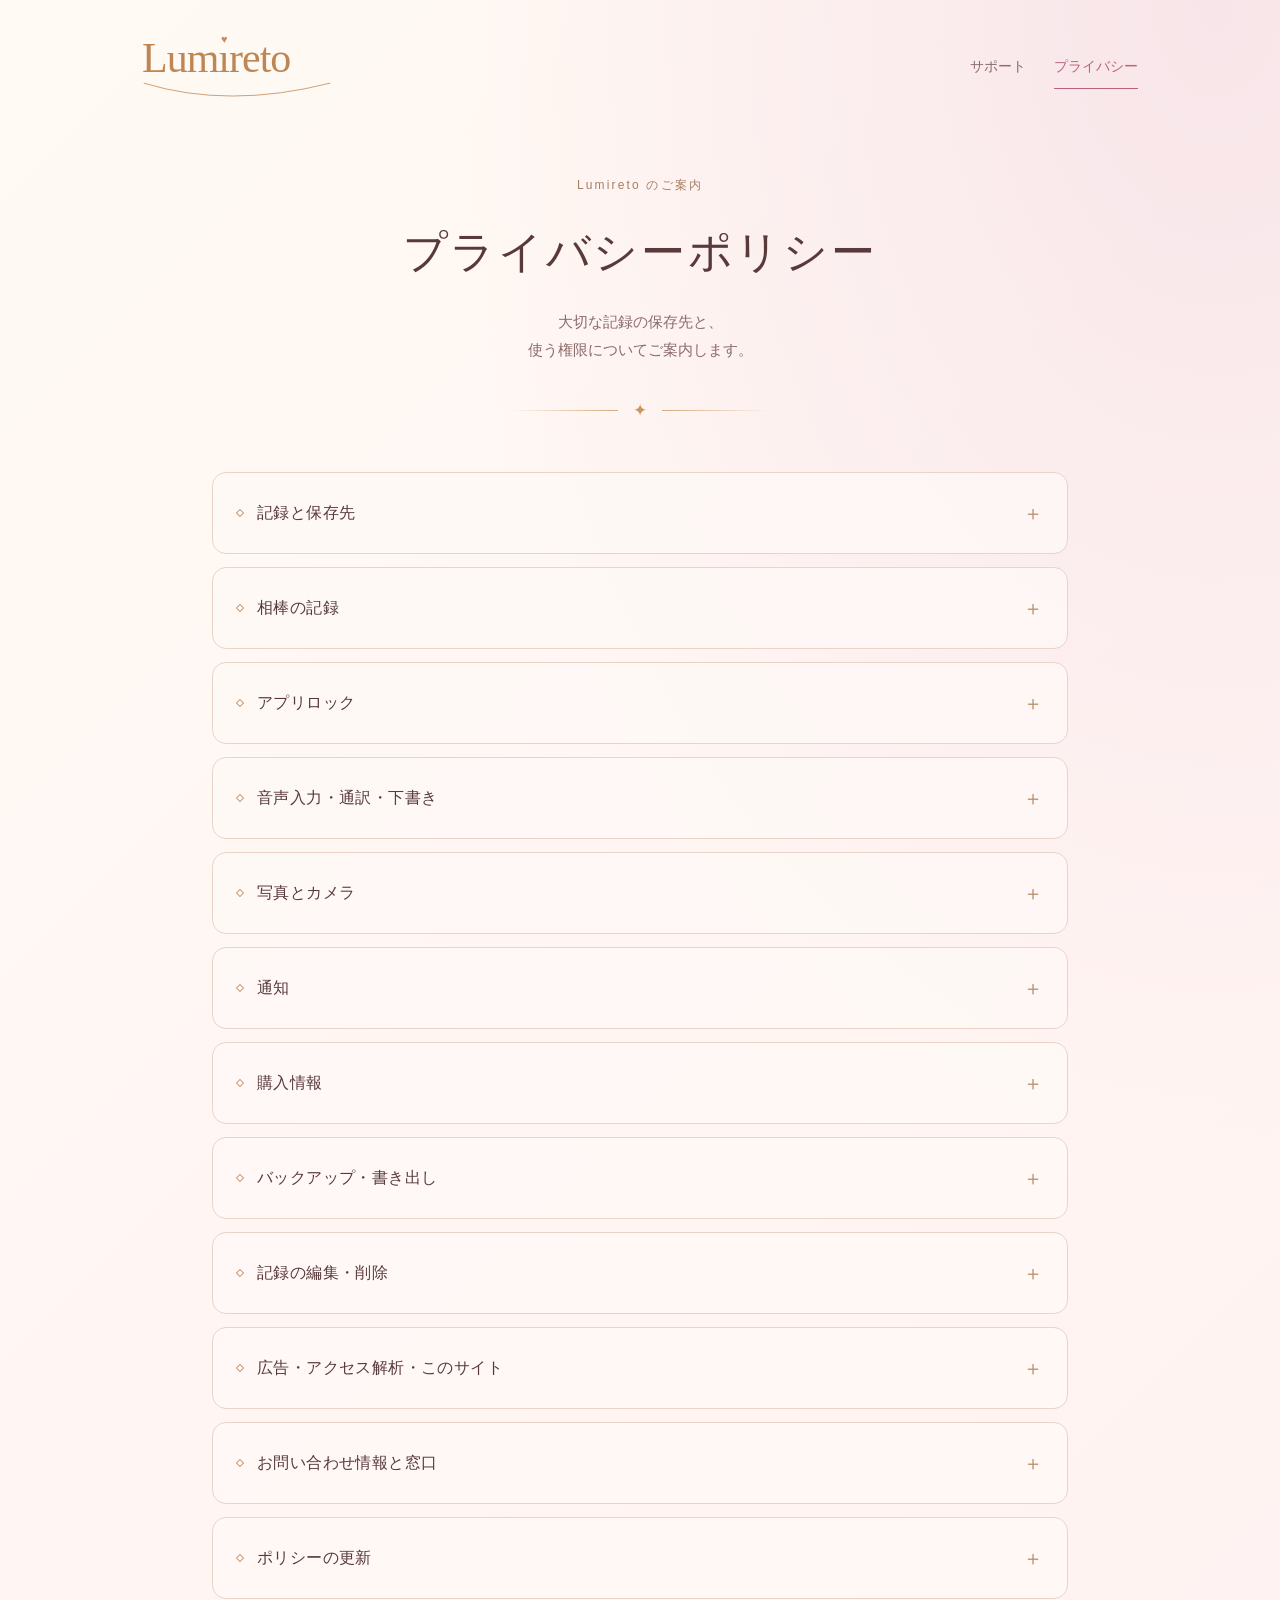
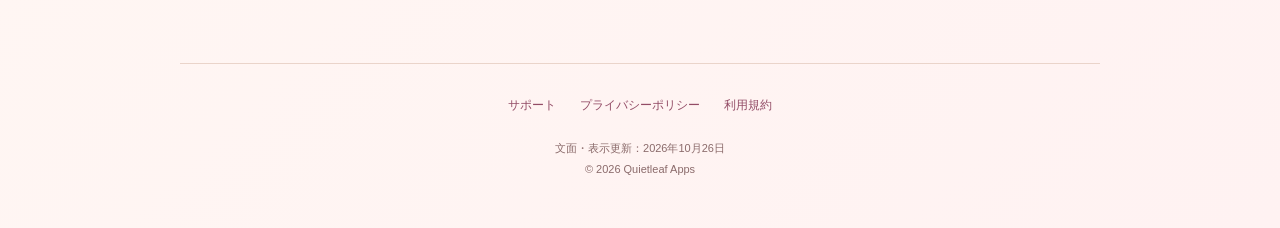
<file: privacy-policy.html>
<!doctype html><html lang="ja"><head><meta charset="utf-8"><meta name="viewport" content="width=device-width,initial-scale=1"><meta name="description" content="大切な記録の保存先と、使う権限についてご案内します。"><title>プライバシーポリシー | Lumireto</title><link rel="stylesheet" href="style.css"><script src="page.js" defer></script></head><body><a class="skip" href="#main">本文へ進む</a><header class="site-header"><a class="brand" href="support.html" aria-label="Lumireto サポート"><span>Lum<span class="heart-i">ı<span aria-hidden="true">♥</span></span>reto</span><svg viewBox="0 0 220 20" aria-hidden="true"><path d="M2 2 Q100 32 218 2"/></svg></a><nav aria-label="ページ"><a href="support.html">サポート</a><a href="privacy-policy.html" aria-current="page">プライバシー</a></nav></header><main id="main"><section class="hero"><p class="eyebrow">Lumireto のご案内</p><h1>プライバシーポリシー</h1><p>大切な記録の保存先と、<br>使う権限についてご案内します。</p><div class="ornament" aria-hidden="true"><span>✦</span></div></section>
<details class="file" id="records"><summary><span class="folder" aria-hidden="true"></span>記録と保存先</summary><div class="body">
<p>Lumiretoに入力したお客様の氏名・あだ名・職業・誕生日・好み・好きな色・写真・メモ、来店・予定・ボトル・プレゼント・連絡の記録、出勤・給料・相棒などの情報は、利用者の端末内に保存します。</p><p>これらの記録を開発者のサーバーに送信する機能、アプリ独自のアカウント登録、独自のクラウド同期はありません。入力された好みなどを広告配信や商品販売サービスへ送信する機能もありません。</p><p>端末の設定によっては、Appleの端末バックアップにアプリのデータが含まれる場合があります。その場合はAppleのサービスと利用者の設定に従って管理されます。</p>
</div></details>
<details class="file" id="companion"><summary><span class="folder" aria-hidden="true"></span>相棒の記録</summary><div class="body"><p>相棒の名前・種類・選んだお部屋・お迎えの状況・ふれあいなどの記録を端末内に保存し、相棒の表示やお迎えの管理に利用します。</p><p>相棒の演出のために、位置情報・カメラ・マイクを取得することはありません。相棒の記録は全体バックアップに含まれます。</p></div></details>
<details class="file" id="lock"><summary><span class="folder" aria-hidden="true"></span>アプリロック</summary><div class="body"><p>利用者が有効にした場合、Appleの端末認証機能を使ってロックを解除します。Face ID・Touch ID・端末のパスコードはiOSが処理し、Lumiretoや開発者が顔・指紋のデータや端末パスコードを取得・保存することはありません。</p><p>アプリは認証の成否と、ロックの有効・無効を扱います。アプリロックは画面へのアクセスを保護する機能で、書き出したバックアップの管理は別途必要です。</p></div></details>

<details class="file" id="audio"><summary><span class="folder" aria-hidden="true"></span>音声入力・通訳・下書き</summary><div class="body">
<p>音声メモや通訳のために、利用者の許可を得てマイクとAppleの音声認識機能を使います。音声認識は端末内で処理できる経路を使用し、音声ファイルを保存する機能はありません。画面を開いただけではマイクを開始しません。</p><p>Lumiretoの通訳はAppleのTranslationフレームワーク、読み上げはAppleの音声合成機能を使用します。言語データの取得・管理にはAppleのサービスが使われます。会話の音声や本文を開発者のサーバー、または開発者が契約する外部の音声・翻訳APIへ送信する機能はありません。</p><p><strong>音声を保存しないことと、文字を残さないことは異なります。</strong> 聞き取った文字・入力中の文字・通訳の原文と訳文、保存された会話履歴は、保存ボタンを押す前でも下書きとして端末内に保存されます。メモに残した内容も端末内に保存します。</p><p>不要な下書きはアプリ内から破棄できます。音声の利用許可はiPhoneの設定で変更できます。翻訳・音声認識・読み上げの利用可否は、端末、iOS、言語、言語データの状態により異なります。</p><p><a href="https://www.apple.com/jp/legal/privacy/">Appleのプライバシーポリシー</a></p>
</div></details>
<details class="file" id="photos"><summary><span class="folder" aria-hidden="true"></span>写真とカメラ</summary><div class="body"><p>お客様やボトルなどの記録、背景の設定のために、利用者が選んだ写真、または許可を得てカメラで撮影した写真を端末内に保存します。写真ライブラリ全体を収集する機能はありません。</p><p>カメラの許可はiPhoneの設定で変更できます。お客様の写真を登録する際は、必要な同意を得て取り扱ってください。</p></div></details>
<details class="file" id="notifications"><summary><span class="folder" aria-hidden="true"></span>通知</summary><div class="body"><p>誕生日・来店予定・ボトル確認のお知らせは、利用者がオンにした種類について端末内で予約するローカル通知です。通知を使い始める時にiPhoneの通知許可を求めます。</p><p>通知にお客様の名前・会話・ボトル名・金額を表示せず、詳しい内容はアプリ内で確認します。通知のために顧客情報を開発者のサーバーへ送信する機能はありません。</p><p>種類と時刻はアプリ内の設定で、許可はiPhoneの設定で変更できます。Lumiretoでは通知に音を付けません。</p></div></details>
<details class="file" id="purchase"><summary><span class="folder" aria-hidden="true"></span>購入情報</summary><div class="body"><p>Lumireto Plusの購入・請求・更新はAppleが処理します。アプリはPlusの利用可否を判断するため、Appleから提供される購入情報を確認します。</p><p>開発者がクレジットカード番号を取得することはありません。Appleによる購入・決済・返金などはAppleの規約とプライバシーポリシーに従います。</p></div></details>
<details class="file" id="backup"><summary><span class="folder" aria-hidden="true"></span>バックアップ・書き出し</summary><div class="body"><p>利用者が保存操作をした場合に、選んだ保存先へバックアップファイルを書き出します。開発者のサーバーへバックアップを送信する機能はありません。</p><p>Lumiretoの全体バックアップには、お客様の情報・写真・各種記録・相棒・下書き（通訳の原文や訳文を含む）が入り、パスワードで暗号化されます。Plusの利用権は含まれません。復元すると、現在の記録をバックアップの内容で置き換えます。</p><p>パスワードを忘れた場合、開発者による解除や再発行はできません。</p><p>iCloud Driveなどのクラウドサービスを保存先に選んだ場合は、そのサービスの条件と利用者の設定に従って管理されます。書き出したファイルは、利用者が保存先で管理・削除してください。</p></div></details>
<details class="file" id="deletion"><summary><span class="folder" aria-hidden="true"></span>記録の編集・削除</summary><div class="body"><p>お客様の情報や記録はアプリ内で編集・削除できます。Lumiretoでゴミ箱に移したお客様の記録は、完全削除するまで端末内に残ります。不要な下書きは破棄できます。</p><p>開発者は端末内の記録を受け取らないため、開発者側でその記録を閲覧・編集・削除することはできません。アプリを削除すると、端末内のアプリ保存データも削除されます。</p><p>Appleの端末バックアップ、書き出したファイル、別の保存先にあるコピーは、それぞれの保存先で管理・削除してください。</p></div></details>
<details class="file" id="website"><summary><span class="folder" aria-hidden="true"></span>広告・アクセス解析・このサイト</summary><div class="body"><p>Lumiretoアプリには、広告SDK、独自のアクセス解析SDK、広告のためのトラッキング機能はありません。</p><p>このサポートサイトにも、運営者独自のアクセス解析、広告、入力内容を送信するフォームは設置していません。サイトはGitHub Pagesで公開しており、閲覧時の情報はGitHubのサービス上で取り扱われます。アプリ内ブラウザーから開いた場合も、ウェブページへの接続が発生します。ページのURLにお客様や相棒の記録を付けて送信することはありません。</p><p><a href="https://docs.github.com/en/site-policy/privacy-policies/github-general-privacy-statement">GitHubのプライバシーに関する説明</a></p></div></details>
<details class="file" id="contact"><summary><span class="folder" aria-hidden="true"></span>お問い合わせ情報と窓口</summary><div class="body"><p>相棒の名前・種類・選んだお部屋・お迎えの状況・ふれあいなどの記録を端末内に保存し、相棒の表示やお迎えの管理に利用します。</p><p>相棒の演出のために、位置情報・カメラ・マイクを取得することはありません。相棒の記録は全体バックアップに含まれます。</p></div></details>
<details class="file" id="changes"><summary><span class="folder" aria-hidden="true"></span>ポリシーの更新</summary><div class="body"><p>機能やデータの取り扱いに変更があった場合は、このページを更新し、更新日を記載します。</p></div></details>
</main><footer><a href="support.html">サポート</a><a href="privacy-policy.html">プライバシーポリシー</a><a href="https://www.apple.com/legal/internet-services/itunes/dev/stdeula/">利用規約</a><p>文面・表示更新：2026年10月26日<br>© 2026 Quietleaf Apps</p></footer></body></html>
</file>
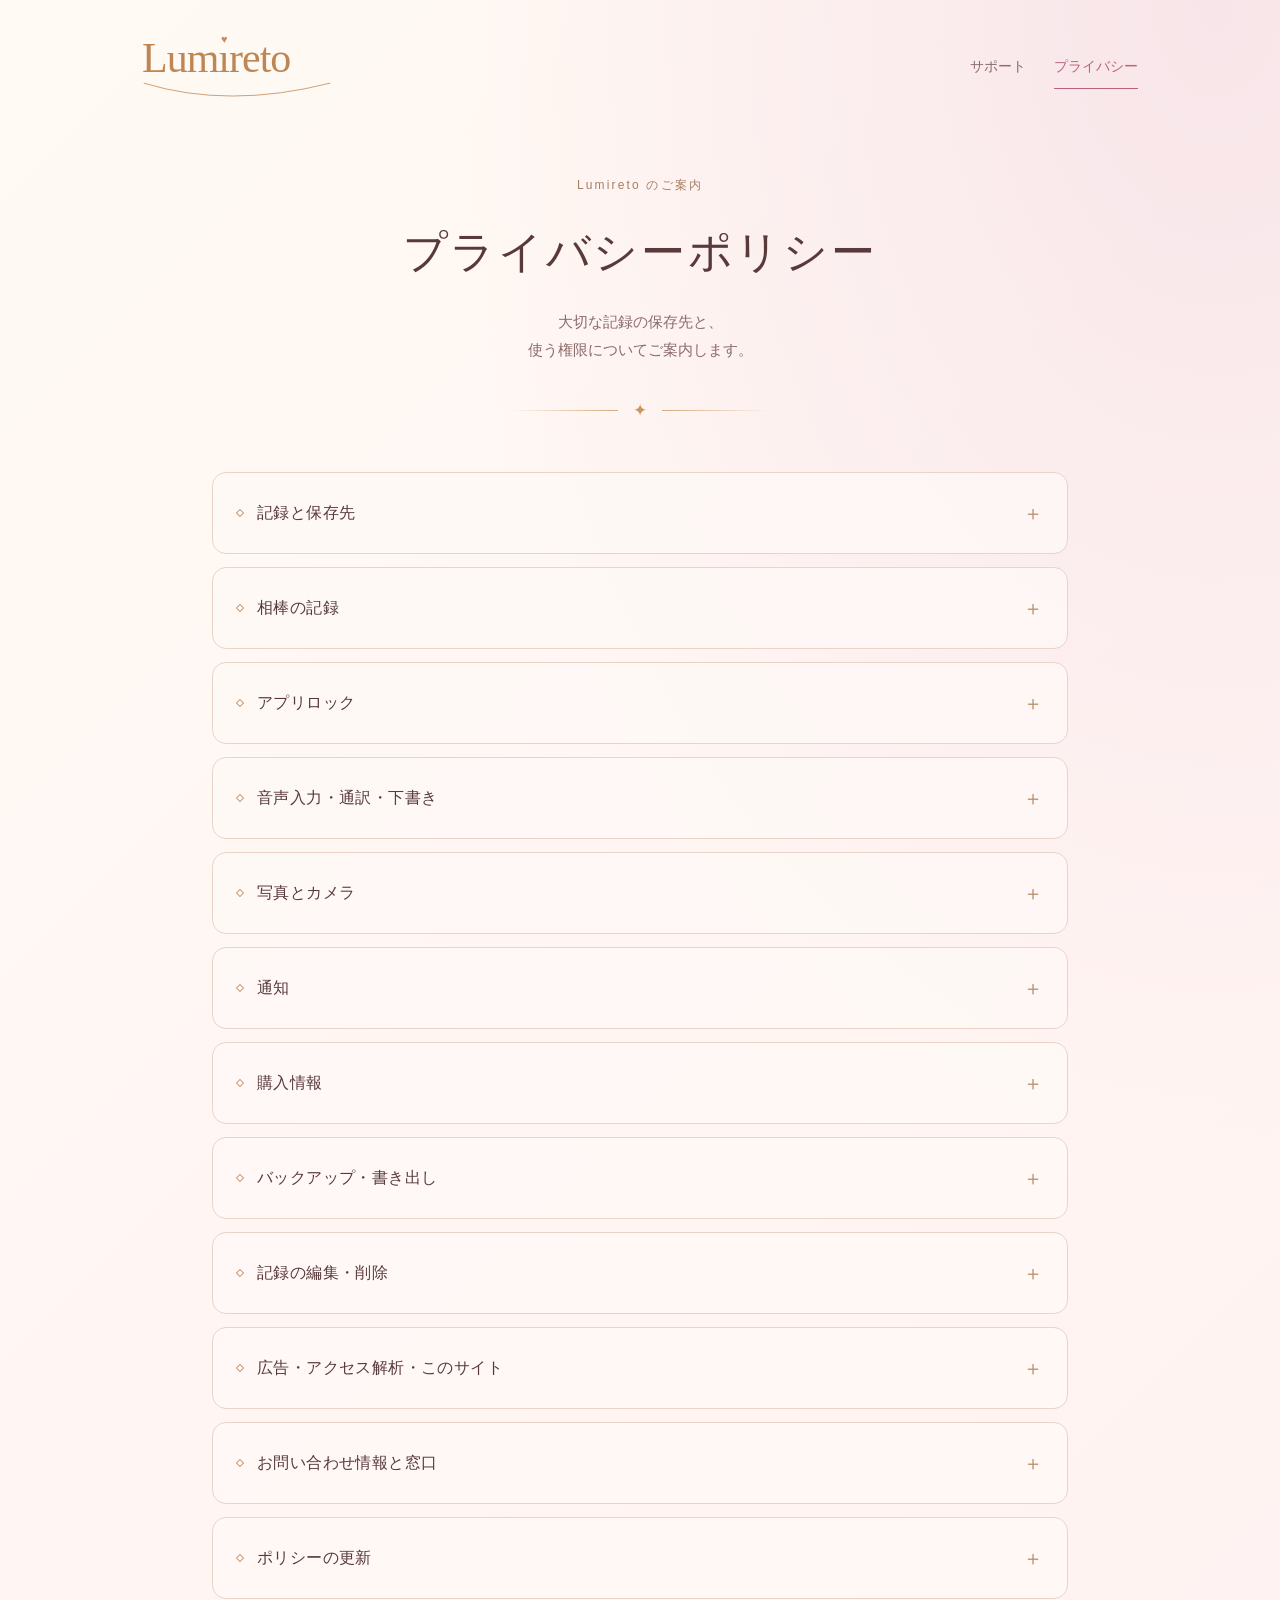
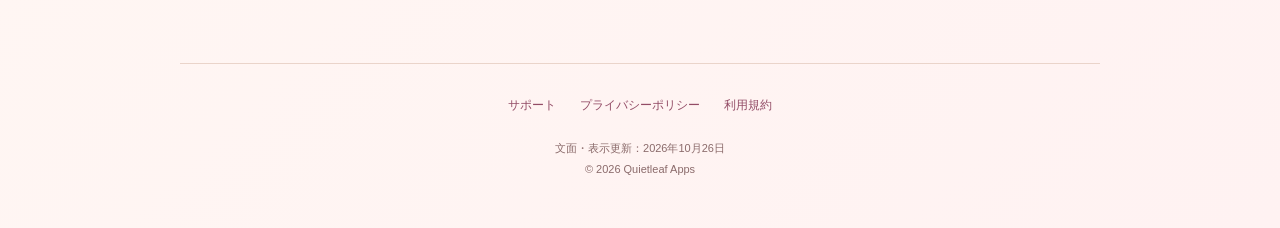
<file: privacy.html>
<!doctype html><html lang="ja"><meta charset="utf-8"><meta http-equiv="refresh" content="0;url=privacy-policy.html"><title>プライバシーポリシー | Lumireto</title><a href="privacy-policy.html">プライバシーポリシーへ</a></html>
</file>
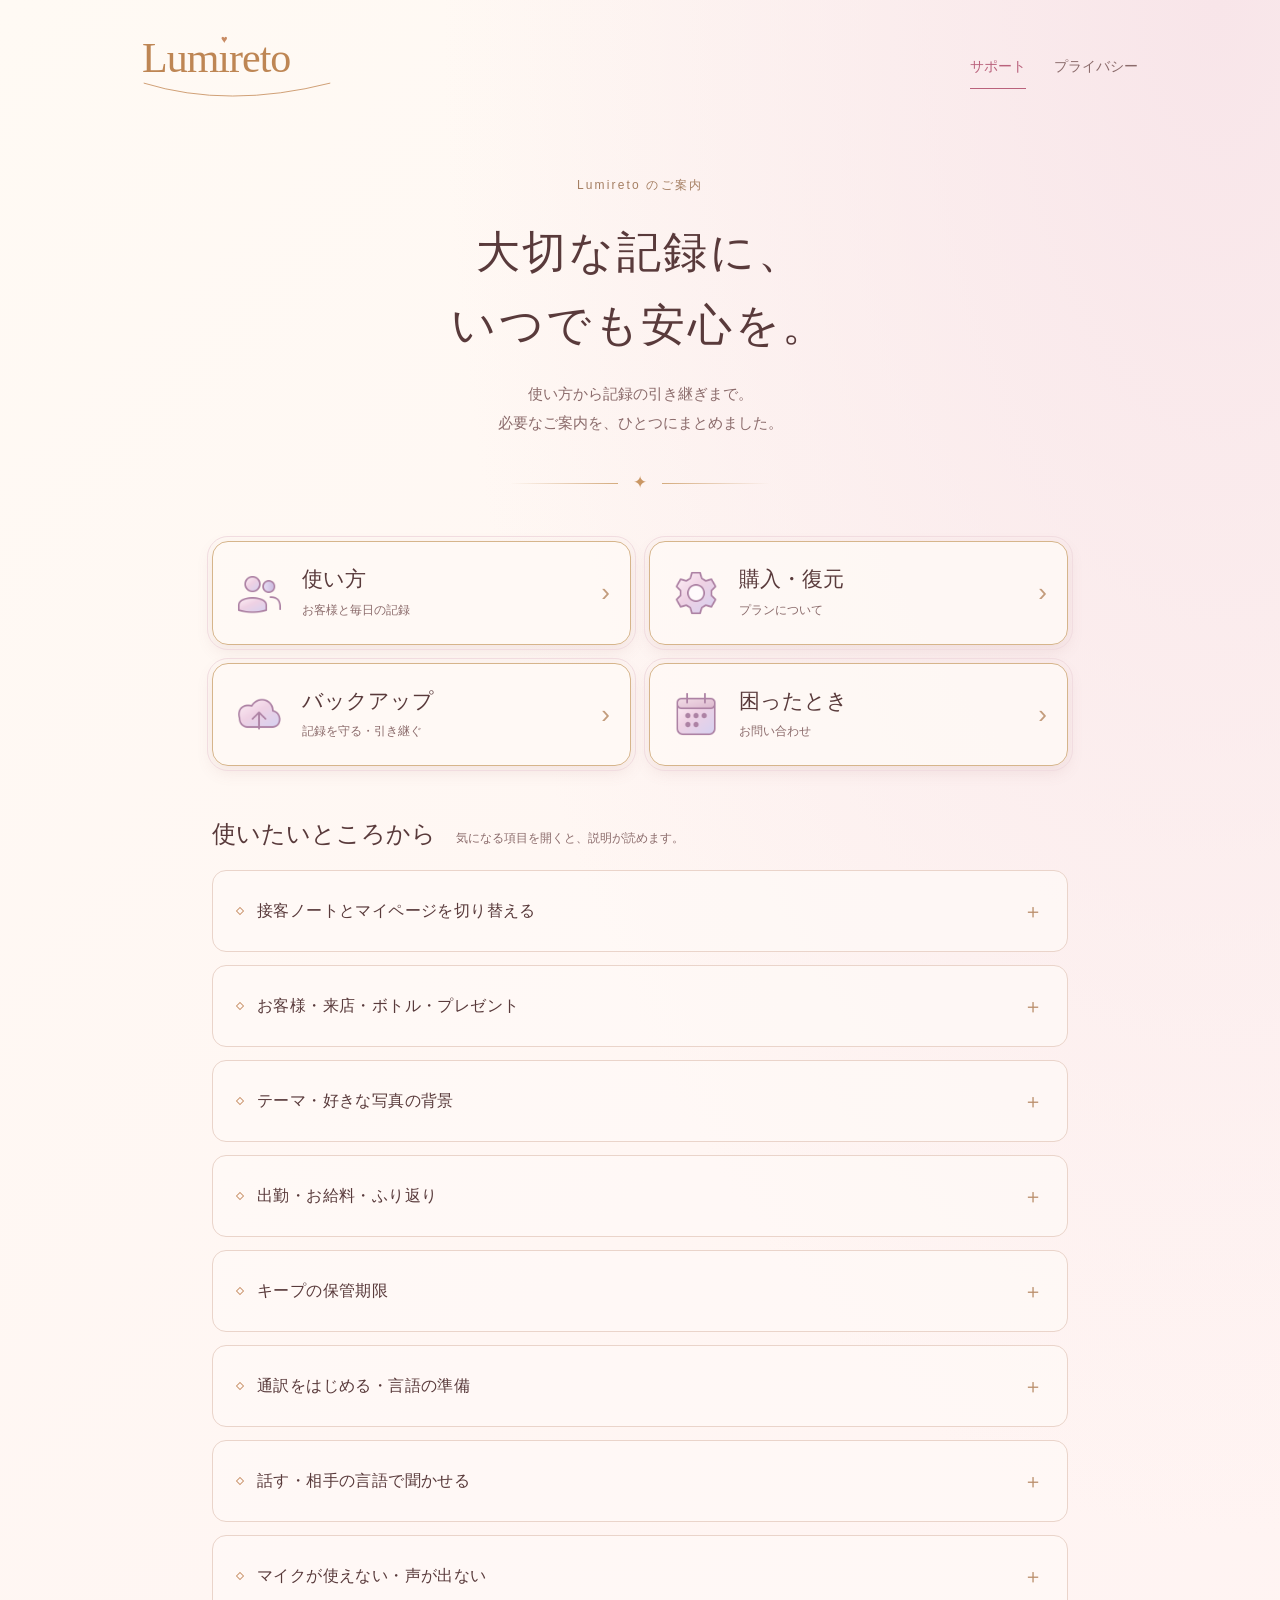
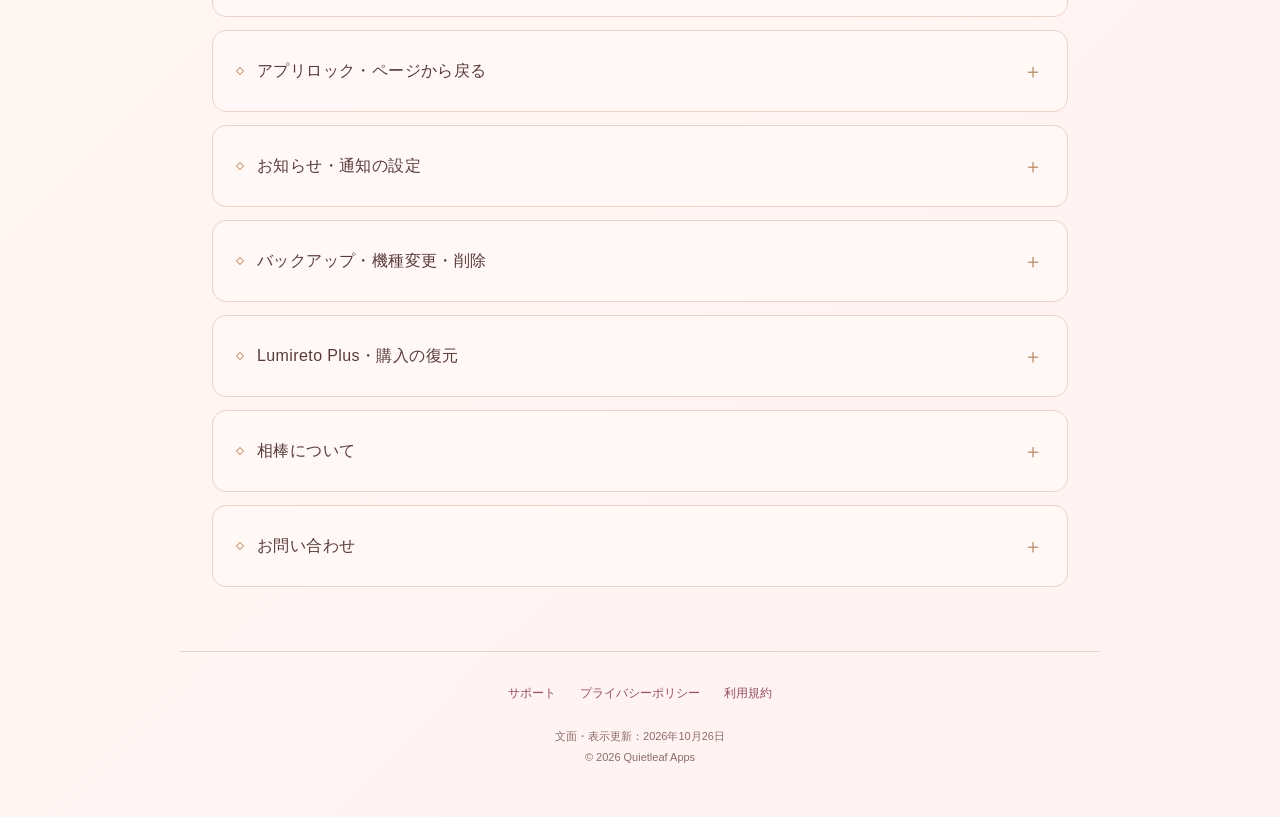
<file: support.html>
<!doctype html><html lang="ja"><head><meta charset="utf-8"><meta name="viewport" content="width=device-width,initial-scale=1"><meta name="description" content="使い方から記録の引き継ぎまで。必要なご案内を、ひとつにまとめました。"><title>Lumireto サポート</title><link rel="stylesheet" href="style.css"><script src="page.js" defer></script></head><body><a class="skip" href="#main">本文へ進む</a><header class="site-header"><a class="brand" href="support.html" aria-label="Lumireto サポート"><span>Lum<span class="heart-i">ı<span aria-hidden="true">♥</span></span>reto</span><svg viewBox="0 0 220 20" aria-hidden="true"><path d="M2 2 Q100 32 218 2"/></svg></a><nav aria-label="ページ"><a href="support.html" aria-current="page">サポート</a><a href="privacy-policy.html">プライバシー</a></nav></header><main id="main"><section class="hero"><p class="eyebrow">Lumireto のご案内</p><h1>大切な記録に、<br>いつでも安心を。</h1><p>使い方から記録の引き継ぎまで。<br>必要なご案内を、ひとつにまとめました。</p><div class="ornament" aria-hidden="true"><span>✦</span></div></section><div class="quick-grid"><a class="quick" href="#customers"><img src="assets/customers.png" alt="" width="52" height="52"><span><strong>使い方</strong><small>お客様と毎日の記録</small></span><span class="arrow" aria-hidden="true">›</span></a><a class="quick" href="#plan"><img src="assets/settings-gear.png" alt="" width="52" height="52"><span><strong>購入・復元</strong><small>プランについて</small></span><span class="arrow" aria-hidden="true">›</span></a><a class="quick" href="#backup"><img src="assets/backup.png" alt="" width="52" height="52"><span><strong>バックアップ</strong><small>記録を守る・引き継ぐ</small></span><span class="arrow" aria-hidden="true">›</span></a><a class="quick" href="#contact"><img src="assets/calendar.png" alt="" width="52" height="52"><span><strong>困ったとき</strong><small>お問い合わせ</small></span><span class="arrow" aria-hidden="true">›</span></a></div><section aria-labelledby="topics-title"><div class="section-title"><h2 id="topics-title">使いたいところから</h2><span>気になる項目を開くと、説明が読めます。</span></div><details class="file" id="switch"><summary><span class="folder" aria-hidden="true"></span>接客ノートとマイページを切り替える</summary><div class="body"><p>お客様との記録は「接客ノート」、自分の出勤・お給料・ふり返りは「マイページ」にまとまっています。</p><p>接客ノートの「接客ツール」から「マイページ」を開けます。マイページの「接客ノートを開く」で戻れます。どちらから使っても、同じ記録につながります。</p></div></details><details class="file" id="customers"><summary><span class="folder" aria-hidden="true"></span>お客様・来店・ボトル・プレゼント</summary><div class="body"><p>「接客ノート」の「お客様」で登録・編集できます。呼び名だけでも登録でき、写真や好みなどは分かったときに追加できます。</p><p>「来店予定」と「来店記録」は別です。予定では同伴・キャンセルなどを管理し、実際に来店したら「来店を記録」を使います。</p><p>来店記録で新しく登録したキープボトルは、ボトル一覧にも反映されます。登録済みのボトルを使うときは、該当するボトルを選んでください。</p><p>プレゼントは候補・購入済み・渡したものを分けて管理できます。</p><p>入力途中の内容は「入力の続き」から確認できます。不要な内容は削除の確認をして破棄できます。保存に失敗した場合は、入力内容を消さずに空き容量などを確認してください。</p></div></details><details class="file" id="appearance"><summary><span class="folder" aria-hidden="true"></span>テーマ・好きな写真の背景</summary><div class="body"><p>設定の背景・表示に関する項目で、ローズとチャコールのテーマや、好きな写真の背景を選べます。背景の設定は接客ノート・マイページ・相棒のお部屋で共通です。</p><p>入力欄を押すとキーボードが開きます。入力が終わったらキーボードを閉じるアイコンを押してください。画面の「下に続きます」は、まだ下に項目がある目印です。</p></div></details><details class="file" id="attendance"><summary><span class="folder" aria-hidden="true"></span>出勤・お給料・ふり返り</summary><div class="body"><p>「マイページ」で出勤・お給料・ふり返り・目標・自分のメモを確認できます。「今日の出勤」から出勤を記録し、出勤の記録画面で過去の日付も追加できます。</p><p>お給料は、受け取った金額をご自身で入力する記録です。出勤や来店などの記録とあわせて、月・年の実績をふり返れます。</p><p>深夜の記録は、設定の「営業日の設定」と、画面に表示される日付を確認してください。</p></div></details><details class="file" id="keep"><summary><span class="folder" aria-hidden="true"></span>キープの保管期限</summary><div class="body">
<p class="path">設定 → キープの保管期限</p><p>項目を開くと、保管期限のオン・オフと標準の月数を変更できます。閉じている時も、設定中の月数か「オフ」が表示されます。</p><p>標準の期間から選ぶか、「その他の月数」に1〜120の月数を入力して保存してください。この設定は新しく登録するボトルに適用されます。登録済みのボトルの期限は、その記録を開いて確認・変更してください。</p>
</div></details><details class="file" id="languages"><summary><span class="folder" aria-hidden="true"></span>通訳をはじめる・言語の準備</summary><div class="body">
<ol><li>接客ノートの「接客ツール」から「対面で通訳」を開きます。</li><li>下に自分の言語、上に相手の言語を、国旗のボタンから選びます。</li><li>「話す」を押し、マイクと音声認識の利用を許可します。</li><li>初めて使う言語の音声データや翻訳データの案内が出たら、準備が終わるまで待ちます。</li></ol>
<p class="note">言語データはアプリ本体に同梱していません。使う人のiPhoneでAppleから準備します。最初はインターネットにつながる場所で、会話の前に短い言葉を試しておくと安心です。</p>
<h2>選べる言語</h2><p class="language-list">🇯🇵 日本語 ／ 🇺🇸 英語 ／ 🇰🇷 韓国語<br>🇨🇳 中国語（普通話・簡体字）／ 🇹🇼 台湾華語（繁体字）<br>🇹🇭 タイ語 ／ 🇪🇸 スペイン語 ／ 🇻🇳 ベトナム語</p>
<p>国旗は選択の目印です。言語名も確認してください。台湾の選択は繁体字の標準中国語です。</p>
<h2>使える端末について</h2><p>通訳にはiOS 18以降が必要です。音声認識の利用可否は、言語・iPhone・iOS・言語データの状態によって異なります。iOS 26以降では、アプリから音声データを準備する経路も利用します。対応していない音声は、鉛筆ボタンの文字入力で補えます。</p>
<p>翻訳用データと、声を聞き取るためのデータは別です。翻訳のダウンロードが終わっても、音声側の準備が必要な場合があります。</p>
</div></details><details class="file" id="interpreter"><summary><span class="folder" aria-hidden="true"></span>話す・相手の言語で聞かせる</summary><div class="body">
<p>スマホを間に置くと、上の画面は相手の向き、下の画面は自分の向きになります。</p>
<ol><li>自分側の「話す」を押して話します。</li><li>話し終えたら、手元の「読み上げ」を押します。</li><li>マイクを止めて文字を確定し、翻訳ができたら相手の言語で読み上げます。</li></ol>
<p>相手側も同じ操作です。再生中のボタンは「停止」に変わります。同じ内容をもう一度聞かせる時も、話した側の再生ボタンを使います。</p>
<h2>声を出さず、文字だけで伝える</h2><p>「話す」をもう一度押すと、停止して翻訳します。反対側の「話す」を押すと、今の発話を訳して、次の人のマイクへ交代します。</p>
<p class="note">二人で同時に話す方式ではありません。一人ずつ、言葉の区切りで交代してください。騒音や固有名詞で認識・翻訳が変わることがあるため、金額や大事な約束は表示も確認してください。</p>
<p>画面を開いただけではマイクは始まりません。聞き取った文字や訳文は下書きに残ります。会話履歴では過去の会話を確認し、必要な発言を選んでメモに追加できます。履歴を開いても、録音が自動で再開することはありません。</p>
</div></details><details class="file" id="audio"><summary><span class="folder" aria-hidden="true"></span>マイクが使えない・声が出ない</summary><div class="body">
<h2>マイクを押すとエラーになる</h2><p>iPhoneの「設定」→「プライバシーとセキュリティ」で、「マイク」と「音声認識」のLumiretoを確認してください。使いたい言語が選ばれているか、言語データの準備が完了しているかも確認します。</p>
<p>「端末内音声認識を利用できない」と出る場合、端末やiOSで利用できる言語が限られることがあります。旧方式の案内が出た場合は、その言語のキーボードを追加し、Appleの「メモ」で音声入力を試してください。使えない時は、通訳の鉛筆ボタンから入力できます。</p>
<h2>文字は出るのに、声が聞こえない</h2><p>話した側の「読み上げ」を押してください。再生中にiPhoneの音量を上げ、Bluetoothイヤホンなど別の出力先につながっていないか確認します。声の種類を選ぶ機能は、現在アプリ内にはありません。</p>
<h2>ダウンロードの画面が閉じた</h2><p>閉じただけでは準備完了とは限りません。通信と空き容量を確認し、同じ言語の組み合わせで短い文章を訳してみてください。アプリは必要に応じてAppleの準備画面を表示します。</p>
<p class="note">直らない時は、エラーの文章と選んだ言語を控えてお問い合わせください。記録を守るため、先にアプリを削除しないでください。</p>
</div></details><details class="file" id="lock"><summary><span class="folder" aria-hidden="true"></span>アプリロック・ページから戻る</summary><div class="body">
<p class="path">設定 → アプリロック</p><p>iPhoneのFace ID・Touch IDまたはパスコードでアプリを開けるようにできます。利用にはiPhoneのパスコード設定が必要です。認証をキャンセルした場合、ロック中の記録は開きません。</p><p>設定のサポート・プライバシー・利用規約をアプリ内ブラウザーで開きます。上の「完了」を押すとブラウザーが閉じて設定画面に戻ります。自分でSafariへ開き直した場合は、アプリ切り替えからLumiretoへ戻ってください。</p>
</div></details><details class="file" id="notifications"><summary><span class="folder" aria-hidden="true"></span>お知らせ・通知の設定</summary><div class="body">
<p class="path">設定 → お知らせ</p><p>誕生日・来店予定・ボトルのお知らせを、それぞれオン・オフできます。初めてオンにする時は、iPhoneの通知許可も必要です。</p>
<p>通知にはお客様の名前・会話・ボトルの銘柄・金額を載せず、通知音も付けません。詳しい内容はアプリで確認します。</p>
<p>届かない時は、アプリ内の設定、iPhoneの通知許可、集中モード、記録の日付を確認してください。誕生日とボトルには設定した時刻を使い、時刻付きの来店予定は30分前にお知らせします。</p>
</div></details><details class="file" id="backup"><summary><span class="folder" aria-hidden="true"></span>バックアップ・機種変更・削除</summary><div class="body">
<p>記録は端末内に保存します。Lumireto独自のクラウド同期はありません。機種変更やアプリの削除の前に、バックアップを保存してください。</p>
<p class="path">設定 → バックアップ</p><p>8文字以上のパスワードを2回入力して保存します。Lumiretoのバックアップには、お客様・写真・各種記録・相棒・下書き（通訳を含む）が入ります。Plusの利用権は含まれません。</p>
<p class="note">パスワードを忘れると復元できません。開発者も解除できないため、バックアップファイルとは別の安全な場所で管理してください。</p>
<p>復元すると現在の記録が置き換わります。残したい記録は先にバックアップしてください。Lumiretoから書き出したバックアップファイルを使用してください。</p>
<p>削除したお客様はゴミ箱から戻せます。完全削除は元に戻せません。書き出したバックアップやAppleの端末バックアップは、それぞれの保存先で管理・削除してください。</p>
</div></details><details class="file" id="plan"><summary><span class="folder" aria-hidden="true"></span>Lumireto Plus・購入の復元</summary><div class="body">
<p>無料でお客様10名まで登録できます（ゴミ箱のお客様を含みます）。Lumireto Plusは登録人数が無制限になる月額の自動更新プランです。料金は購入画面で確認できます。</p><p class="path">設定 → Lumireto Plus</p>
<p>購入時と同じApple Accountを使い、「購入を復元」を押してください。復元するのはPlusの利用権です。お客様の記録はバックアップから戻します。</p>
<p>更新を止める場合は、iPhoneの「設定」→自分の名前→「サブスクリプション」からLumiretoを選びます。アプリを削除しても契約は解約されません。</p><p><a href="https://support.apple.com/ja-jp/118428">Apple：サブスクリプションを解約する</a></p>
</div></details><details class="file" id="companion"><summary><span class="folder" aria-hidden="true"></span>相棒について</summary><div class="body"><p>マイページの「相棒」から、お部屋を開けます。名前の鉛筆で名前を変え、下の「なでる」からふれあえます。「相棒」と「お部屋」で、選べる相棒やお部屋を確認できます。</p><p>相棒の種類や選べる内容は、お迎えの状況によって異なります。相棒の記録も全体バックアップに含まれます。</p></div></details><details class="file" id="contact"><summary><span class="folder" aria-hidden="true"></span>お問い合わせ</summary><div class="body">
<p>困っている操作と、アプリのバージョン、iPhoneの機種、iOSのバージョンをお知らせください。通訳については、選んだ2つの言語とエラーの文章もあると確認しやすくなります。</p>
<p class="note">お客様の氏名・顔写真・連絡先・会話など、実際の顧客情報は送らないでください。画像は個人情報を隠し、説明には架空の名前を使ってください。</p>
<a class="contact" href="mailto:lumireto.support@gmail.com">メールで問い合わせる</a><p class="meta">Lumireto サポート<br><a href="mailto:lumireto.support@gmail.com">lumireto.support@gmail.com</a></p>
</div></details></section></main><footer><a href="support.html">サポート</a><a href="privacy-policy.html">プライバシーポリシー</a><a href="https://www.apple.com/legal/internet-services/itunes/dev/stdeula/">利用規約</a><p>文面・表示更新：2026年10月26日<br>© 2026 Quietleaf Apps</p></footer></body></html>
</file>
<file: style.css>
:root{--ink:#593a3b;--muted:#8b6b6b;--rose:#ba627c;--gold:#d4ab7d;--line:#ead4ca;--paper:#fffaf5;--serif:"Yu Mincho","Hiragino Mincho ProN",serif;--sans:-apple-system,BlinkMacSystemFont,"Hiragino Kaku Gothic ProN","Yu Gothic",sans-serif}*{box-sizing:border-box}html{scroll-behavior:smooth;scroll-padding-top:30px}body{margin:0;background:radial-gradient(ellipse at 95% 0,#f8e5e9 0,transparent 45%),linear-gradient(135deg,#fffaf4,#fff2f2);color:var(--ink);font-family:var(--sans);font-size:16px;line-height:1.9}a{color:#934c66;text-underline-offset:4px}a:focus-visible,summary:focus-visible{outline:3px solid #a2516d;outline-offset:5px}.skip{position:absolute;left:12px;top:-100px;background:white;z-index:5;padding:10px}.skip:focus{top:8px}.site-header{max-width:1060px;margin:auto;padding:35px 32px 20px;display:flex;justify-content:space-between;align-items:center;gap:24px}.brand{display:block;position:relative;width:190px;color:#be8654;text-decoration:none;font:42px Georgia,serif;letter-spacing:-1px;line-height:1.1}.brand svg{width:100%;height:18px;display:block;overflow:visible}.brand path{fill:none;stroke:#c99263;stroke-width:1}.heart-i{position:relative}.heart-i>span{position:absolute;left:50%;transform:translateX(-50%);top:-.15em;font:11px Georgia;color:#c88b63}.site-header nav{display:flex;gap:28px;font-size:14px}.site-header nav a{text-decoration:none;color:var(--muted);padding:8px 0}.site-header nav a[aria-current]{color:var(--rose);border-bottom:1px solid var(--rose)}main{max-width:920px;padding:0 32px;margin:auto}.hero{text-align:center;padding:55px 0 32px}.eyebrow{font-size:12px;letter-spacing:.18em;color:#a57f63;margin:0 0 20px}.hero h1{font:normal clamp(30px,4.5vw,44px)/1.65 var(--serif);letter-spacing:.06em;margin:0 0 18px}.hero>p:not(.eyebrow){color:var(--muted);font-size:15px;line-height:1.9}.ornament{display:flex;align-items:center;justify-content:center;gap:15px;color:#ca9764;margin:30px auto 0;max-width:260px}.ornament:before,.ornament:after{content:"";height:1px;background:linear-gradient(90deg,transparent,var(--gold));flex:1}.ornament:after{transform:rotate(180deg)}.ornament span{font-size:17px}.quick-grid{display:grid;grid-template-columns:1fr 1fr;gap:18px;margin:10px 0 52px}.quick{position:relative;display:flex;align-items:center;gap:17px;padding:22px 20px;border:1px solid #d6b58b;outline:1px solid #f1dce0;outline-offset:4px;border-radius:16px;background:#fffaf7c9;box-shadow:0 6px 16px #a3656520;text-decoration:none;color:var(--ink);transition:transform .15s}.quick:hover{transform:translateY(-2px)}.quick img{object-fit:contain;flex-shrink:0}.quick strong{font:normal 21px var(--serif);display:block;line-height:1.5}.quick small{display:block;color:var(--muted);font-size:12px;margin-top:3px}.arrow{margin-left:auto;color:#c39c7c;font-size:26px}.section-title{margin-bottom:20px;display:flex;align-items:baseline;gap:20px;flex-wrap:wrap}.section-title h2{font:normal 24px var(--serif);margin:0}.section-title>span{font-size:12px;color:var(--muted)}.file{border:1px solid var(--line);border-radius:14px;background:#fffaf7bd;margin:13px 0;overflow:hidden;scroll-margin-top:24px}.file summary{list-style:none;cursor:pointer;display:flex;align-items:center;gap:14px;padding:21px 24px;font-size:16px;letter-spacing:.025em}.file summary::-webkit-details-marker{display:none}.file summary:after{content:'＋';margin-left:auto;flex-shrink:0;color:#ba8e6b;font-size:20px}.file[open] summary:after{content:'−'}.file[open] summary{border-bottom:1px solid #f0ded5;background:#faeeee90}.folder{width:6px;height:6px;border:1px solid #ce9c77;transform:rotate(45deg);flex-shrink:0}.body{padding:8px 28px 24px;font-size:15px;line-height:2}.body h2{font-size:16px;color:#8d5463;margin:28px 0 8px}.body p{margin:16px 0}.body ol{padding-left:24px}.path,.note{background:#f7ebe8;padding:13px 17px;border-radius:8px;font-size:14px}.note{border-left:2px solid #ca9a76}.meta{font-size:12px;color:var(--muted)}.contact{display:inline-block;padding:11px 24px;border:1px solid #c79c76;outline:1px solid #e6c1c7;outline-offset:3px;border-radius:10px;text-decoration:none;background:#edcbd07a;margin:15px 3px 8px}.policy-note{background:#fffaf7;border:1px solid var(--line);border-radius:15px;padding:24px 28px;margin:0 0 30px;font-size:14px}.policy-note strong{font-weight:600;color:#8d5463}.policy-note p{margin:8px 0}footer{max-width:920px;margin:64px auto 0;padding:30px 32px 38px;border-top:1px solid var(--line);text-align:center;color:var(--muted);font-size:12px}footer>a{display:inline-block;margin:0 12px 10px;text-decoration:none}footer p{font-size:11px;line-height:1.9}.body a{overflow-wrap:anywhere}@media(max-width:600px){.site-header{padding:24px 23px 12px;gap:12px;align-items:flex-start}.brand{width:145px;font-size:34px}.site-header nav{gap:14px;font-size:11px;padding-top:8px}main{padding:0 22px}.hero{padding:30px 0 25px}.hero h1{font-size:30px}.hero>p:not(.eyebrow){font-size:13px}.quick-grid{gap:15px;margin:8px 0 38px}.quick{padding:16px 12px;gap:8px;flex-wrap:wrap}.quick img{width:36px;height:36px}.quick strong{font-size:17px}.quick small{font-size:10px}.quick .arrow{display:none}.section-title{gap:5px}.section-title h2{font-size:22px}.section-title>span{font-size:11px;width:100%}.file summary{padding:18px 16px;font-size:14px;gap:10px}.body{padding:5px 18px 20px;font-size:14px}.policy-note{padding:20px;font-size:13px}footer{margin-top:40px;padding:25px 18px}.hero h1:only-child{font-size:28px}}@media(prefers-reduced-motion:reduce){html{scroll-behavior:auto}.quick{transition:none}}@media print{body{background:white}.site-header nav,.quick-grid{display:none}.file .body{display:block}.file{break-inside:avoid}footer{margin-top:20px}}
</file>
